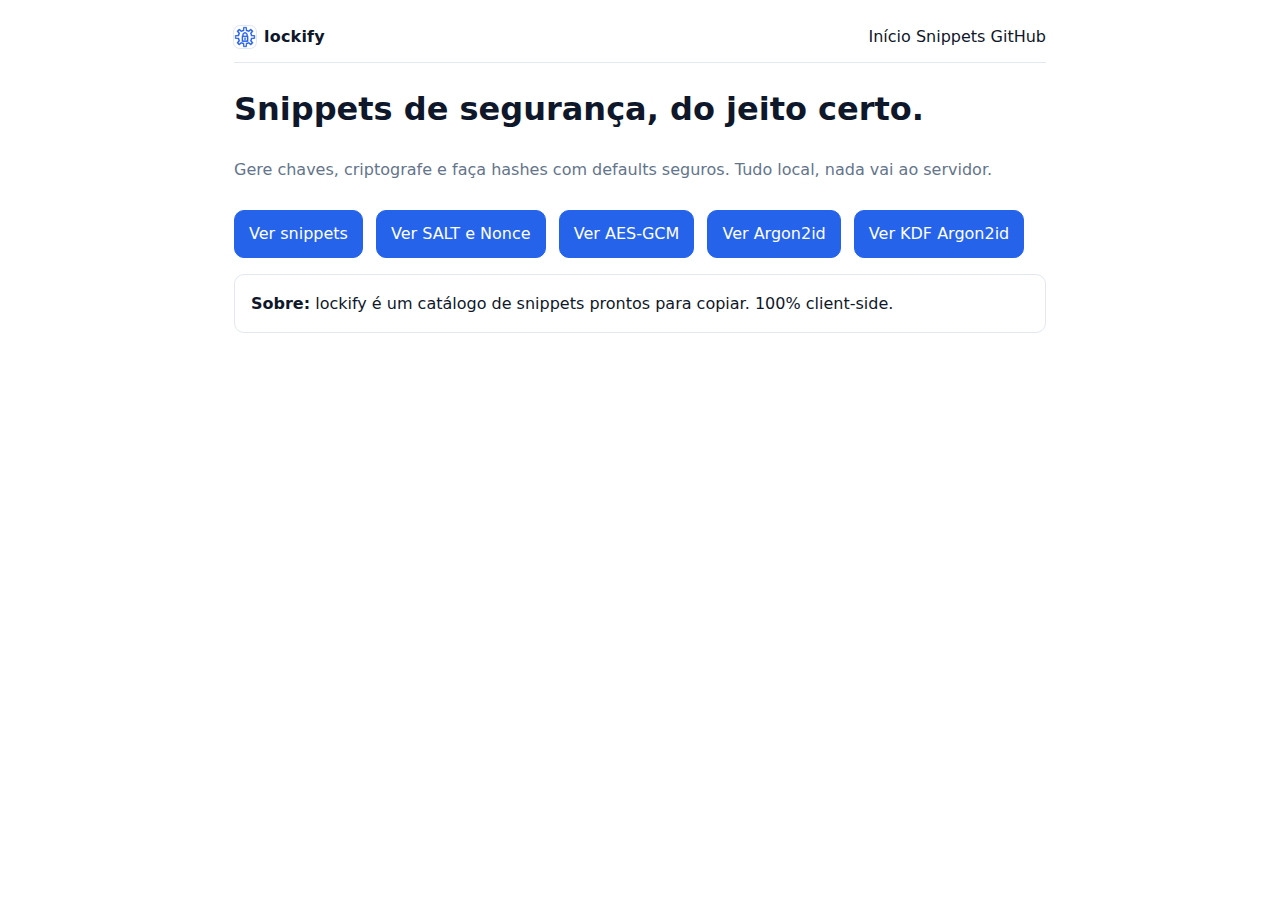
<file: index.html>
<!doctype html>
<html lang="pt-BR">
<head>
  <meta charset="utf-8" />
  <meta name="viewport" content="width=device-width, initial-scale=1" />
  <link rel="icon" href="favicon.png?v=1" type="image/png" />
  <title>lockify — base online</title>
  <meta name="description" content="lockify — snippets de segurança prontos para copiar. Tudo local, nada vai ao servidor." />
  <meta name="color-scheme" content="light dark" />
  <style>
    :root { --fg:#0F172A; --muted:#64748B; --bg:#fff; --brand:#2563EB; --border:#E2E8F0; }
    @media (prefers-color-scheme: dark) { :root { --fg:#E2E8F0; --muted:#94A3B8; --bg:#0B1220; --border:#1F2937; } }
    * { box-sizing: border-box; }
    body { margin: 0 auto; max-width: 860px; padding: 24px; background: var(--bg); color: var(--fg); font: 16px/1.6 system-ui, -apple-system, Segoe UI, Roboto, Arial; }
    header { display:flex; align-items:center; justify-content:space-between; border-bottom:1px solid var(--border); padding-bottom:12px; margin-bottom:16px; }
    .brand { display:inline-flex; align-items:center; gap:8px; font-weight:800; letter-spacing:.2px; }
.brand img { width:22px; height:22px; border-radius:6px; box-shadow:0 0 0 1px var(--border); }
    a { color: var(--fg); text-decoration: none; }
    .btn { display:inline-block; margin-top:12px; padding:10px 14px; border-radius:10px; border:1px solid var(--border); }
    .btn.primary { background: var(--brand); color:#fff; border-color: var(--brand); }
    .btn + .btn { margin-left: 8px; }
    .muted { color: var(--muted); }
    .card { border: 1px solid var(--border); border-radius: 10px; padding: 16px; }
  </style>
</head>
<body>
  <header>
    <div class="brand"><img src="favicon.png" alt="lockify" width="22" height="22" /> <span>lockify</span></div>
   <nav>
  <a href="./" class="current">Início</a>
  <a href="./snippets-index.html">Snippets</a>
  <a href="https://github.com/lockifyoffice/lockify" target="_blank" rel="noopener">GitHub</a>
</nav>
  </header>

  <main>
    <h1>Snippets de segurança, do jeito certo.</h1>
    <p class="muted">Gere chaves, criptografe e faça hashes com defaults seguros. Tudo local, nada vai ao servidor.</p>

   <p>
  <a class="btn primary" href="./snippets.html">Ver snippets</a>
  <a class="btn primary" href="./salt-nonce.html">Ver SALT e Nonce</a>
  <a class="btn primary" href="./aes-gcm.html">Ver AES‑GCM</a>
  <a class="btn primary" href="./argon2id.html">Ver Argon2id</a>
  <a class="btn primary" href="./kdf-argon2id.html">Ver KDF Argon2id</a>
</p>

    <div class="card">
      <strong>Sobre:</strong> lockify é um catálogo de snippets prontos para copiar. 100% client-side.
    </div>
  </main>
</body>
</html>
</file>
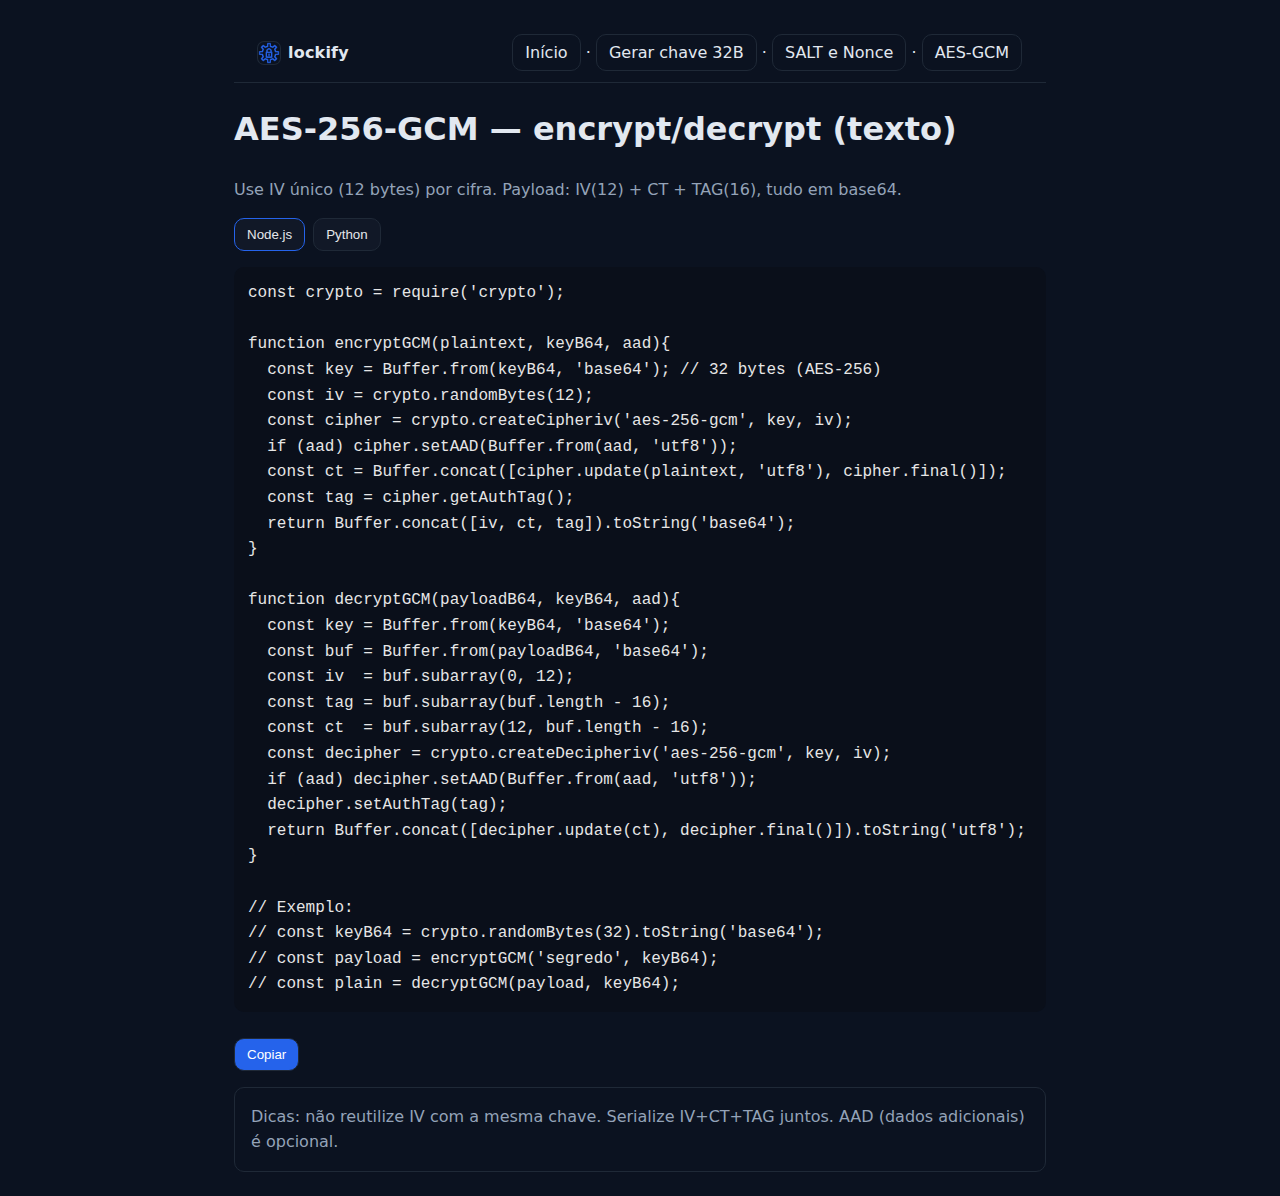
<file: aes-gcm.html>
<!doctype html>
<html lang="pt-BR">
<head>
  <meta charset="utf-8" />
  <meta name="viewport" content="width=device-width, initial-scale=1" />
  <link rel="icon" href="favicon.png?v=3" type="image/png" />
  <title>lockify — AES-256-GCM (encrypt/decrypt)</title>
  <meta name="color-scheme" content="light dark" />
  <style>
    :root { --fg:#E2E8F0; --muted:#94A3B8; --bg:#0B1220; --brand:#2563EB; --border:#1F2937; --code-bg:#0A0F1A; }
    * { box-sizing: border-box; }
    body { margin: 0 auto; max-width: 860px; padding: 24px; background: var(--bg); color: var(--fg); font: 16px/1.6 system-ui, -apple-system, Segoe UI, Roboto, Arial; }

    /* Header (igual às outras páginas) */
    header { display:flex; align-items:center; justify-content:space-between; border-bottom:1px solid var(--border); padding:16px 24px; margin-bottom:16px; }
    .brand { display:inline-flex; align-items:center; gap:8px; font-weight:800; letter-spacing:.2px; }
    .brand img { width:22px; height:22px; border-radius:6px; box-shadow:0 0 0 1px var(--border); }
    header nav a { color: var(--fg); text-decoration: none; border: 1px solid var(--border); padding: 8px 12px; border-radius: 10px; }
    header nav a:hover { border-color: var(--brand); color: var(--brand); background: rgba(37,99,235,.10); }

    /* Conteúdo */
    .muted { color: var(--muted); }
    .tabs { display:flex; gap:8px; margin: 16px 0; }
    .tab { padding: 8px 12px; border:1px solid var(--border); border-radius:10px; background:#111827; color:#E5E7EB; cursor:pointer; }
    .tab.active { border-color: var(--brand); }
    pre { background: var(--code-bg); color:#e6e6e6; padding: 14px; border-radius: 10px; overflow: auto; }
    button.copy { margin-top: 10px; padding: 8px 12px; border-radius:10px; border:1px solid var(--border); background: var(--brand); color:#fff; cursor:pointer; }
    .card { border: 1px solid var(--border); border-radius: 10px; padding: 16px; margin-top: 16px; }
  </style>
</head>
<body>
  <header>
    <div class="brand"><img src="favicon.png" alt="lockify" width="22" height="22" /> <span>lockify</span></div>
   <nav>
  <a href="./">Início</a> ·
  <a href="./snippets.html">Gerar chave 32B</a> ·
  <a href="./salt-nonce.html">SALT e Nonce</a> ·
  <a href="./aes-gcm.html">AES‑GCM</a>
</nav>
  </header>

  <main>
    <h1>AES-256-GCM — encrypt/decrypt (texto)</h1>
    <p class="muted">Use IV único (12 bytes) por cifra. Payload: IV(12) + CT + TAG(16), tudo em base64.</p>

    <div class="tabs">
      <button class="tab active" data-lang="node">Node.js</button>
      <button class="tab" data-lang="python">Python</button>
    </div>

    <pre><code id="code"></code></pre>
    <button class="copy" id="copy">Copiar</button>

    <div class="card muted">
      Dicas: não reutilize IV com a mesma chave. Serialize IV+CT+TAG juntos. AAD (dados adicionais) é opcional.
    </div>
  </main>

  <script>
    const snippets = {
      node:
`const crypto = require('crypto');

function encryptGCM(plaintext, keyB64, aad){
  const key = Buffer.from(keyB64, 'base64'); // 32 bytes (AES-256)
  const iv = crypto.randomBytes(12);
  const cipher = crypto.createCipheriv('aes-256-gcm', key, iv);
  if (aad) cipher.setAAD(Buffer.from(aad, 'utf8'));
  const ct = Buffer.concat([cipher.update(plaintext, 'utf8'), cipher.final()]);
  const tag = cipher.getAuthTag();
  return Buffer.concat([iv, ct, tag]).toString('base64');
}

function decryptGCM(payloadB64, keyB64, aad){
  const key = Buffer.from(keyB64, 'base64');
  const buf = Buffer.from(payloadB64, 'base64');
  const iv  = buf.subarray(0, 12);
  const tag = buf.subarray(buf.length - 16);
  const ct  = buf.subarray(12, buf.length - 16);
  const decipher = crypto.createDecipheriv('aes-256-gcm', key, iv);
  if (aad) decipher.setAAD(Buffer.from(aad, 'utf8'));
  decipher.setAuthTag(tag);
  return Buffer.concat([decipher.update(ct), decipher.final()]).toString('utf8');
}

// Exemplo:
// const keyB64 = crypto.randomBytes(32).toString('base64');
// const payload = encryptGCM('segredo', keyB64);
// const plain = decryptGCM(payload, keyB64);`,
      python:
`# pip install cryptography
import os, base64
from cryptography.hazmat.primitives.ciphers import Cipher, algorithms, modes

def encrypt_gcm(plaintext: str, key_b64: str, aad: str | None = None) -> str:
    key = base64.b64decode(key_b64)  # 32 bytes
    iv = os.urandom(12)
    encryptor = Cipher(algorithms.AES(key), modes.GCM(iv)).encryptor()
    if aad:
        encryptor.authenticate_additional_data(aad.encode())
    ct = encryptor.update(plaintext.encode()) + encryptor.finalize()
    return base64.b64encode(iv + ct + encryptor.tag).decode()

def decrypt_gcm(payload_b64: str, key_b64: str, aad: str | None = None) -> str:
    key = base64.b64decode(key_b64)
    data = base64.b64decode(payload_b64)
    iv, tag, ct = data[:12], data[-16:], data[12:-16]
    decryptor = Cipher(algorithms.AES(key), modes.GCM(iv, tag)).decryptor()
    if aad:
        decryptor.authenticate_additional_data(aad.encode())
    return (decryptor.update(ct) + decryptor.finalize()).decode()

# Exemplo:
# key_b64 = base64.b64encode(os.urandom(32)).decode()
# payload = encrypt_gcm("segredo", key_b64)
# plain = decrypt_gcm(payload, key_b64)`
    };

    let current = 'node';
    const codeEl = document.getElementById('code');
    const render = () => { codeEl.textContent = snippets[current]; };
    render();

    document.querySelectorAll('.tab').forEach(btn => {
      btn.addEventListener('click', () => {
        document.querySelectorAll('.tab').forEach(b => b.classList.remove('active'));
        btn.classList.add('active');
        current = btn.dataset.lang;
        render();
      });
    });

    document.getElementById('copy').addEventListener('click', async () => {
      try {
        await navigator.clipboard.writeText(codeEl.textContent);
        const btn = document.getElementById('copy');
        const prev = btn.textContent; btn.textContent = 'Copiado!';
        setTimeout(() => btn.textContent = prev, 1200);
      } catch {
        alert('Não foi possível copiar. Copie manualmente.');
      }
    });
  </script>
</body>
</html>
</file>
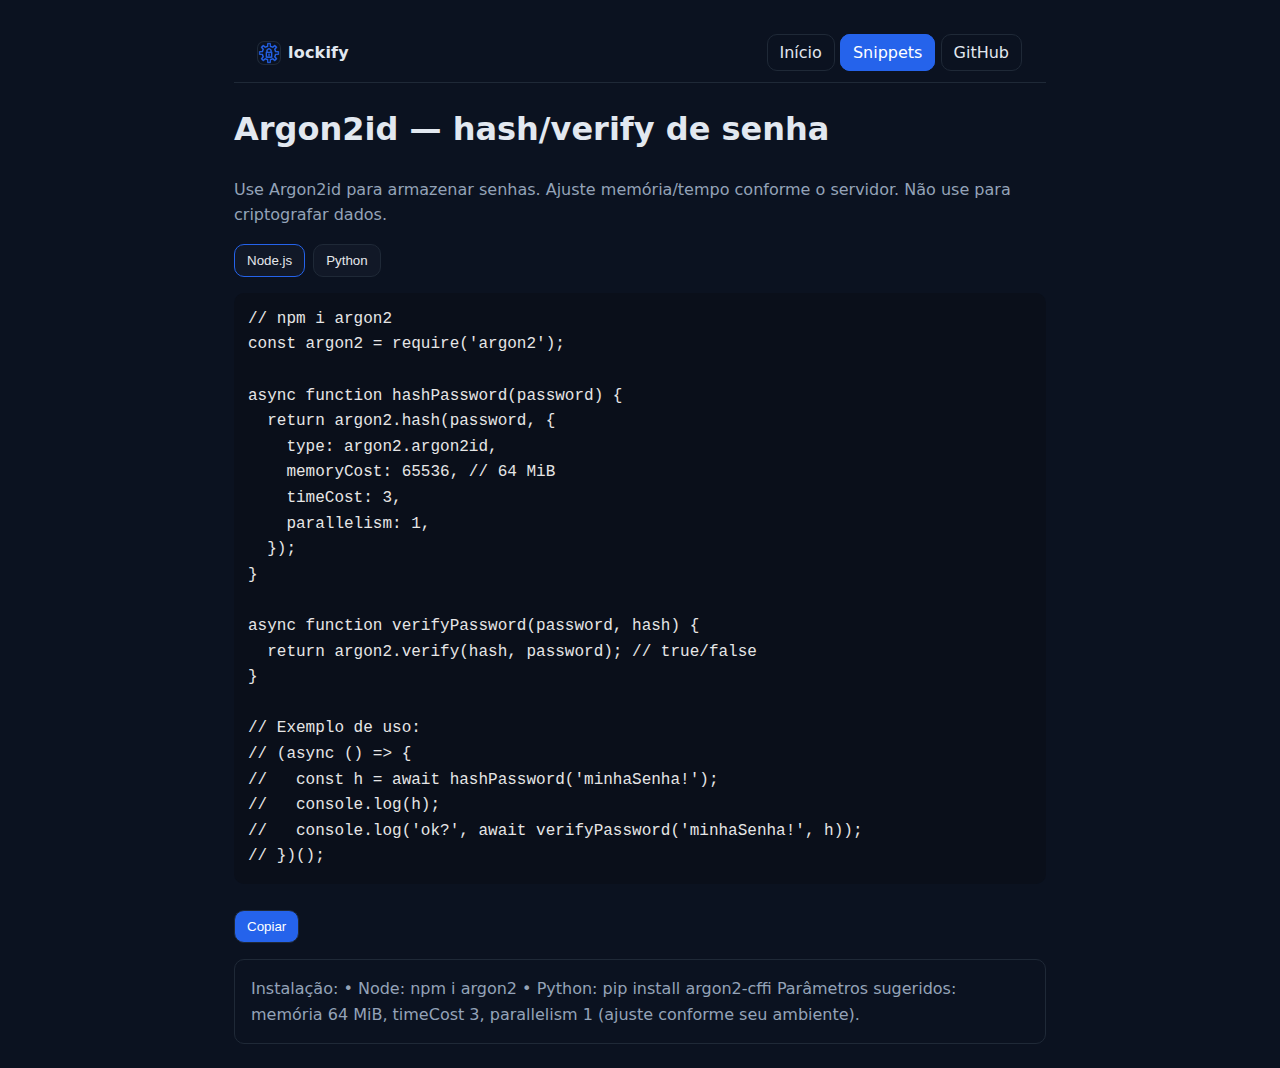
<file: argon2id.html>
<!doctype html>
<html lang="pt-BR">
<head>
  <meta charset="utf-8" />
  <meta name="viewport" content="width=device-width, initial-scale=1" />
  <link rel="icon" href="favicon.png?v=3" type="image/png" />
  <title>lockify — Argon2id (hash/verify)</title>
  <meta name="color-scheme" content="light dark" />
  <style>
    :root { --fg:#E2E8F0; --muted:#94A3B8; --bg:#0B1220; --brand:#2563EB; --border:#1F2937; --code-bg:#0A0F1A; }
    * { box-sizing: border-box; }
    body { margin: 0 auto; max-width: 860px; padding: 24px; background: var(--bg); color: var(--fg); font: 16px/1.6 system-ui, -apple-system, Segoe UI, Roboto, Arial; }

    /* Header igual às outras páginas */
    header { display:flex; align-items:center; justify-content:space-between; border-bottom:1px solid var(--border); padding:16px 24px; margin-bottom:16px; }
    .brand { display:inline-flex; align-items:center; gap:8px; font-weight:800; letter-spacing:.2px; }
    .brand img { width:22px; height:22px; border-radius:6px; box-shadow:0 0 0 1px var(--border); }
    header nav a { color: var(--fg); text-decoration: none; border: 1px solid var(--border); padding: 8px 12px; border-radius: 10px; }
    header nav a:hover { border-color: var(--brand); color: var(--brand); background: rgba(37,99,235,.10); }
    header nav a.current { background: var(--brand); color: #fff; border-color: var(--brand); }

    /* Conteúdo */
    .muted { color: var(--muted); }
    .tabs { display:flex; gap:8px; margin: 16px 0; }
    .tab { padding: 8px 12px; border:1px solid var(--border); border-radius:10px; background:#111827; color:#E5E7EB; cursor:pointer; }
    .tab.active { border-color: var(--brand); }
    pre { background: var(--code-bg); color:#e6e6e6; padding: 14px; border-radius: 10px; overflow: auto; }
    button.copy { margin-top: 10px; padding: 8px 12px; border-radius:10px; border:1px solid var(--border); background: var(--brand); color:#fff; cursor:pointer; }
    .card { border: 1px solid var(--border); border-radius: 10px; padding: 16px; margin-top: 16px; }
  </style>
</head>
<body>
 <header>
  <div class="brand">
    <img src="favicon.png" alt="lockify" width="22" height="22" />
    <span>lockify</span>
  </div>
 <nav>
  <a href="./">Início</a>
  <a href="./snippets-index.html" class="current">Snippets</a>
  <a href="https://github.com/lockifyoffice/lockify" target="_blank" rel="noopener">GitHub</a>
</nav>
</header>

  <main>
    <h1>Argon2id — hash/verify de senha</h1>
    <p class="muted">Use Argon2id para armazenar senhas. Ajuste memória/tempo conforme o servidor. Não use para criptografar dados.</p>

    <div class="tabs">
      <button class="tab active" data-lang="node">Node.js</button>
      <button class="tab" data-lang="python">Python</button>
    </div>

    <pre><code id="code"></code></pre>
    <button class="copy" id="copy">Copiar</button>

    <div class="card muted">
      Instalação:
      • Node: npm i argon2
      • Python: pip install argon2-cffi
      Parâmetros sugeridos: memória 64 MiB, timeCost 3, parallelism 1 (ajuste conforme seu ambiente).
    </div>
  </main>

  <script>
    const snippets = {
      node:
`// npm i argon2
const argon2 = require('argon2');

async function hashPassword(password) {
  return argon2.hash(password, {
    type: argon2.argon2id,
    memoryCost: 65536, // 64 MiB
    timeCost: 3,
    parallelism: 1,
  });
}

async function verifyPassword(password, hash) {
  return argon2.verify(hash, password); // true/false
}

// Exemplo de uso:
// (async () => {
//   const h = await hashPassword('minhaSenha!');
//   console.log(h);
//   console.log('ok?', await verifyPassword('minhaSenha!', h));
// })();`,
      python:
`# pip install argon2-cffi
from argon2 import PasswordHasher

ph = PasswordHasher(memory_cost=65536, time_cost=3, parallelism=1)

# Gerar hash
h = ph.hash("minhaSenha!")

# Verificar (lança exceção se falhar)
ph.verify(h, "minhaSenha!")

print(h)`
    };

    let current = 'node';
    const codeEl = document.getElementById('code');
    const render = () => { codeEl.textContent = snippets[current]; };
    render();

    document.querySelectorAll('.tab').forEach(btn => {
      btn.addEventListener('click', () => {
        document.querySelectorAll('.tab').forEach(b => b.classList.remove('active'));
        btn.classList.add('active');
        current = btn.dataset.lang;
        render();
      });
    });

    document.getElementById('copy').addEventListener('click', async () => {
      try {
        await navigator.clipboard.writeText(codeEl.textContent);
        const btn = document.getElementById('copy');
        const prev = btn.textContent; btn.textContent = 'Copiado!';
        setTimeout(() => btn.textContent = prev, 1200);
      } catch {
        alert('Não foi possível copiar. Copie manualmente.');
      }
    });
  </script>
</body>
</html>
</file>
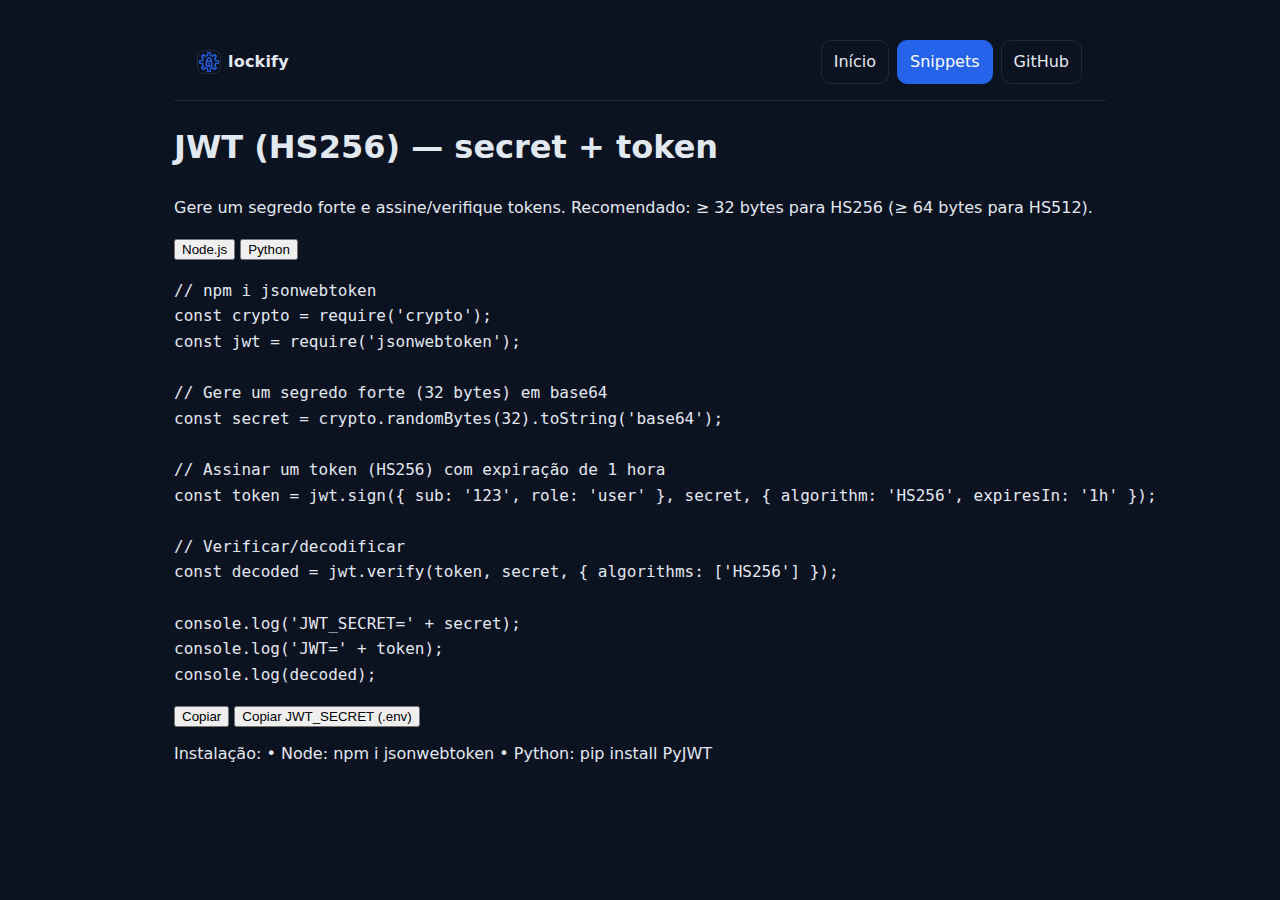
<file: jwt.html>
<!doctype html>
<html lang="pt-BR">
<head>
  <meta charset="utf-8" />
  <meta name="viewport" content="width=device-width, initial-scale=1" />
  <link rel="icon" href="favicon.png?v=1" type="image/png" />
  <link rel="stylesheet" href="css/site.css?v=8" />
  <title>lockify — JWT (HS256) — secret + token</title>
  <meta name="color-scheme" content="light dark" />
</head>
<body>
  <header>
    <div class="brand">
      <img src="favicon.png" alt="lockify" width="22" height="22" />
      <span>lockify</span>
    </div>
    <nav>
      <a href="./">Início</a>
      <a href="./snippets-index.html" class="current">Snippets</a>
      <a href="https://github.com/lockifyoffice/lockify" target="_blank" rel="noopener">GitHub</a>
    </nav>
  </header>

  <main>
    <h1>JWT (HS256) — secret + token</h1>
    <p class="muted">Gere um segredo forte e assine/verifique tokens. Recomendado: ≥ 32 bytes para HS256 (≥ 64 bytes para HS512).</p>

    <div class="tabs">
      <button class="tab active" data-lang="node">Node.js</button>
      <button class="tab" data-lang="python">Python</button>
    </div>

    <pre><code id="code"></code></pre>

    <button class="copy" id="copy">Copiar</button>
    <button class="copy" id="copy-env">Copiar JWT_SECRET (.env)</button>

    <div class="card muted" style="margin-top:12px">
      Instalação:
      • Node: npm i jsonwebtoken
      • Python: pip install PyJWT
    </div>
  </main>

  <script>
    const snippets = {
      node:
`// npm i jsonwebtoken
const crypto = require('crypto');
const jwt = require('jsonwebtoken');

// Gere um segredo forte (32 bytes) em base64
const secret = crypto.randomBytes(32).toString('base64');

// Assinar um token (HS256) com expiração de 1 hora
const token = jwt.sign({ sub: '123', role: 'user' }, secret, { algorithm: 'HS256', expiresIn: '1h' });

// Verificar/decodificar
const decoded = jwt.verify(token, secret, { algorithms: ['HS256'] });

console.log('JWT_SECRET=' + secret);
console.log('JWT=' + token);
console.log(decoded);`,
      python:
`# pip install PyJWT
import secrets, base64, jwt, datetime

# Gere um segredo forte (32 bytes) — base64
secret = base64.b64encode(secrets.token_bytes(32)).decode()

# Assinar um token (HS256) com expiração de 1 hora
token = jwt.encode(
    {"sub": "123", "role": "user", "exp": datetime.datetime.now(datetime.timezone.utc) + datetime.timedelta(hours=1)},
    secret,
    algorithm="HS256"
)

# Verificar/decodificar
decoded = jwt.decode(token, secret, algorithms=["HS256"])

print("JWT_SECRET=" + secret)
print("JWT=" + token)
print(decoded)`
    };

    // Render inicial
    let current = 'node';
    const codeEl = document.getElementById('code');
    const render = () => { codeEl.textContent = snippets[current]; };
    render();

    // Troca de abas
    document.querySelectorAll('.tab').forEach(btn => {
      btn.addEventListener('click', () => {
        document.querySelectorAll('.tab').forEach(b => b.classList.remove('active'));
        btn.classList.add('active');
        current = btn.dataset.lang;
        render();
      });
    });

    // Copiar snippet mostrado
    document.getElementById('copy').addEventListener('click', async () => {
      try {
        await navigator.clipboard.writeText(codeEl.textContent);
        const btn = document.getElementById('copy');
        const prev = btn.textContent; btn.textContent = 'Copiado!';
        setTimeout(() => btn.textContent = prev, 1200);
      } catch {
        alert('Não foi possível copiar. Copie manualmente.');
      }
    });

    // Gera base64 seguro (32 bytes) no navegador e copia como linha .env
    function randomB64(bytes = 32) {
      const buf = new Uint8Array(bytes);
      crypto.getRandomValues(buf);
      let s = '';
      for (const b of buf) s += String.fromCharCode(b);
      return btoa(s); // base64 padrão
    }

    document.getElementById('copy-env').addEventListener('click', async () => {
      const secretB64 = randomB64(32);
      const line = 'JWT_SECRET=' + secretB64;
      try {
        await navigator.clipboard.writeText(line);
        const btn = document.getElementById('copy-env');
        const prev = btn.textContent; btn.textContent = 'Copiado!';
        setTimeout(() => btn.textContent = prev, 1200);
      } catch {
        alert('Não foi possível copiar. Copie manualmente:\n' + line);
      }
    });
  </script>
</body>
</html>
</file>
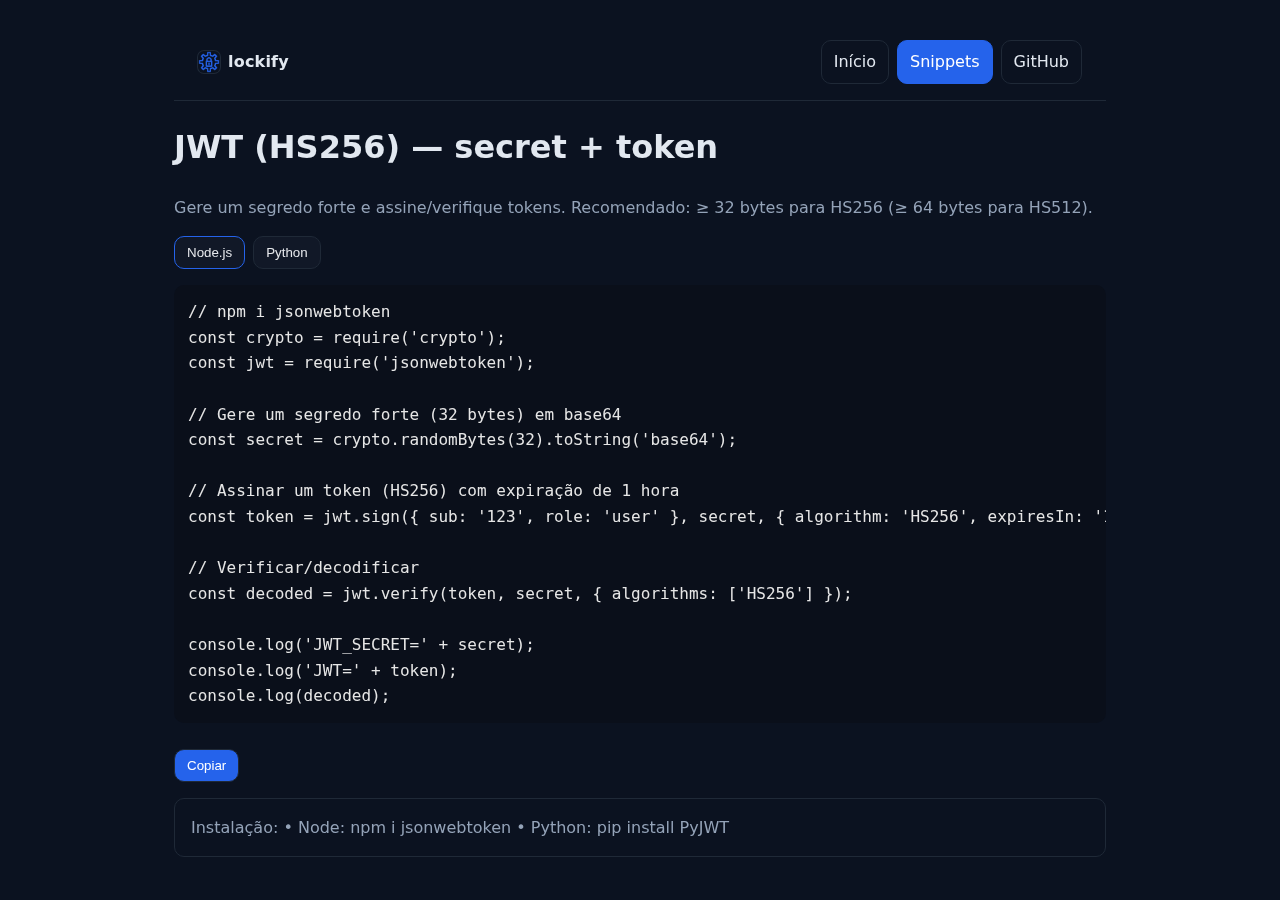
<file: Jwt.html>
<!doctype html>
<html lang="pt-BR">
<head>
  <meta charset="utf-8" />
  <meta name="viewport" content="width=device-width, initial-scale=1" />
  <link rel="icon" href="favicon.png?v=3" type="image/png" />
  <title>lockify — JWT (HS256) — secret + token</title>
  <meta name="color-scheme" content="light dark" />
  <style>
    :root { --fg:#E2E8F0; --muted:#94A3B8; --bg:#0B1220; --brand:#2563EB; --border:#1F2937; --code-bg:#0A0F1A; }
    * { box-sizing: border-box; }
    body { margin: 0 auto; max-width: 980px; padding: 24px; background: var(--bg); color: var(--fg); font: 16px/1.6 system-ui, -apple-system, Segoe UI, Roboto, Arial; }

    /* Header minimalista */
    header { display:flex; align-items:center; justify-content:space-between; border-bottom:1px solid var(--border); padding:16px 24px; margin-bottom:16px; }
    .brand { display:inline-flex; align-items:center; gap:8px; font-weight:800; letter-spacing:.2px; }
    .brand img { width:22px; height:22px; border-radius:6px; box-shadow:0 0 0 1px var(--border); }
    header nav { display:flex; gap:8px; align-items:center; }
    header nav a { display:inline-block; border:1px solid var(--border); padding:8px 12px; border-radius:10px; color:var(--fg); text-decoration:none; }
    header nav a:hover { border-color:var(--brand); color:var(--brand); background:rgba(37,99,235,.10); }
    header nav a.current { background:var(--brand); color:#fff; border-color:var(--brand); }

    /* Conteúdo */
    .muted { color: var(--muted); }
    .tabs { display:flex; gap:8px; margin:16px 0; }
    .tab { padding:8px 12px; border:1px solid var(--border); border-radius:10px; background:#111827; color:#E5E7EB; cursor:pointer; }
    .tab.active { border-color: var(--brand); }
    pre { background: var(--code-bg); color:#e6e6e6; padding:14px; border-radius:10px; overflow:auto; }
    button.copy { margin-top:10px; padding:8px 12px; border-radius:10px; border:1px solid var(--border); background: var(--brand); color:#fff; cursor:pointer; }
    .card { border:1px solid var(--border); border-radius:10px; padding:16px; margin-top:16px; }
  </style>
</head>
<body>
  <header>
    <div class="brand"><img src="favicon.png" alt="lockify" width="22" height="22" /> <span>lockify</span></div>
    <nav>
      <a href="./">Início</a>
      <a href="./snippets-index.html" class="current">Snippets</a>
      <a href="https://github.com/lockifyoffice/lockify" target="_blank" rel="noopener">GitHub</a>
    </nav>
  </header>

  <main>
    <h1>JWT (HS256) — secret + token</h1>
    <p class="muted">Gere um segredo forte e assine/verifique tokens. Recomendado: ≥ 32 bytes para HS256 (≥ 64 bytes para HS512).</p>

    <div class="tabs">
      <button class="tab active" data-lang="node">Node.js</button>
      <button class="tab" data-lang="python">Python</button>
    </div>

    <pre><code id="code"></code></pre>
    <button class="copy" id="copy">Copiar</button>

    <div class="card muted">
      Instalação:
      • Node: npm i jsonwebtoken
      • Python: pip install PyJWT
    </div>
  </main>

  <script>
    const snippets = {
      node:
`// npm i jsonwebtoken
const crypto = require('crypto');
const jwt = require('jsonwebtoken');

// Gere um segredo forte (32 bytes) em base64
const secret = crypto.randomBytes(32).toString('base64');

// Assinar um token (HS256) com expiração de 1 hora
const token = jwt.sign({ sub: '123', role: 'user' }, secret, { algorithm: 'HS256', expiresIn: '1h' });

// Verificar/decodificar
const decoded = jwt.verify(token, secret, { algorithms: ['HS256'] });

console.log('JWT_SECRET=' + secret);
console.log('JWT=' + token);
console.log(decoded);`,
      python:
`# pip install PyJWT
import secrets, base64, jwt, datetime

# Gere um segredo forte (32 bytes) — base64
secret = base64.b64encode(secrets.token_bytes(32)).decode()

# Assinar um token (HS256) com expiração de 1 hora
token = jwt.encode(
    {"sub": "123", "role": "user", "exp": datetime.datetime.now(datetime.timezone.utc) + datetime.timedelta(hours=1)},
    secret,
    algorithm="HS256"
)

# Verificar/decodificar
decoded = jwt.decode(token, secret, algorithms=["HS256"])

print("JWT_SECRET=" + secret)
print("JWT=" + token)
print(decoded)`
    };

    let current = 'node';
    const codeEl = document.getElementById('code');
    const render = () => { codeEl.textContent = snippets[current]; };
    render();

    document.querySelectorAll('.tab').forEach(btn => {
      btn.addEventListener('click', () => {
        document.querySelectorAll('.tab').forEach(b => b.classList.remove('active'));
        btn.classList.add('active');
        current = btn.dataset.lang;
        render();
      });
    });

    document.getElementById('copy').addEventListener('click', async () => {
      try {
        await navigator.clipboard.writeText(codeEl.textContent);
        const btn = document.getElementById('copy');
        const prev = btn.textContent; btn.textContent = 'Copiado!';
        setTimeout(() => btn.textContent = prev, 1200);
      } catch {
        alert('Não foi possível copiar. Copie manualmente.');
      }
    });
  </script>
</body>
</html>
</file>
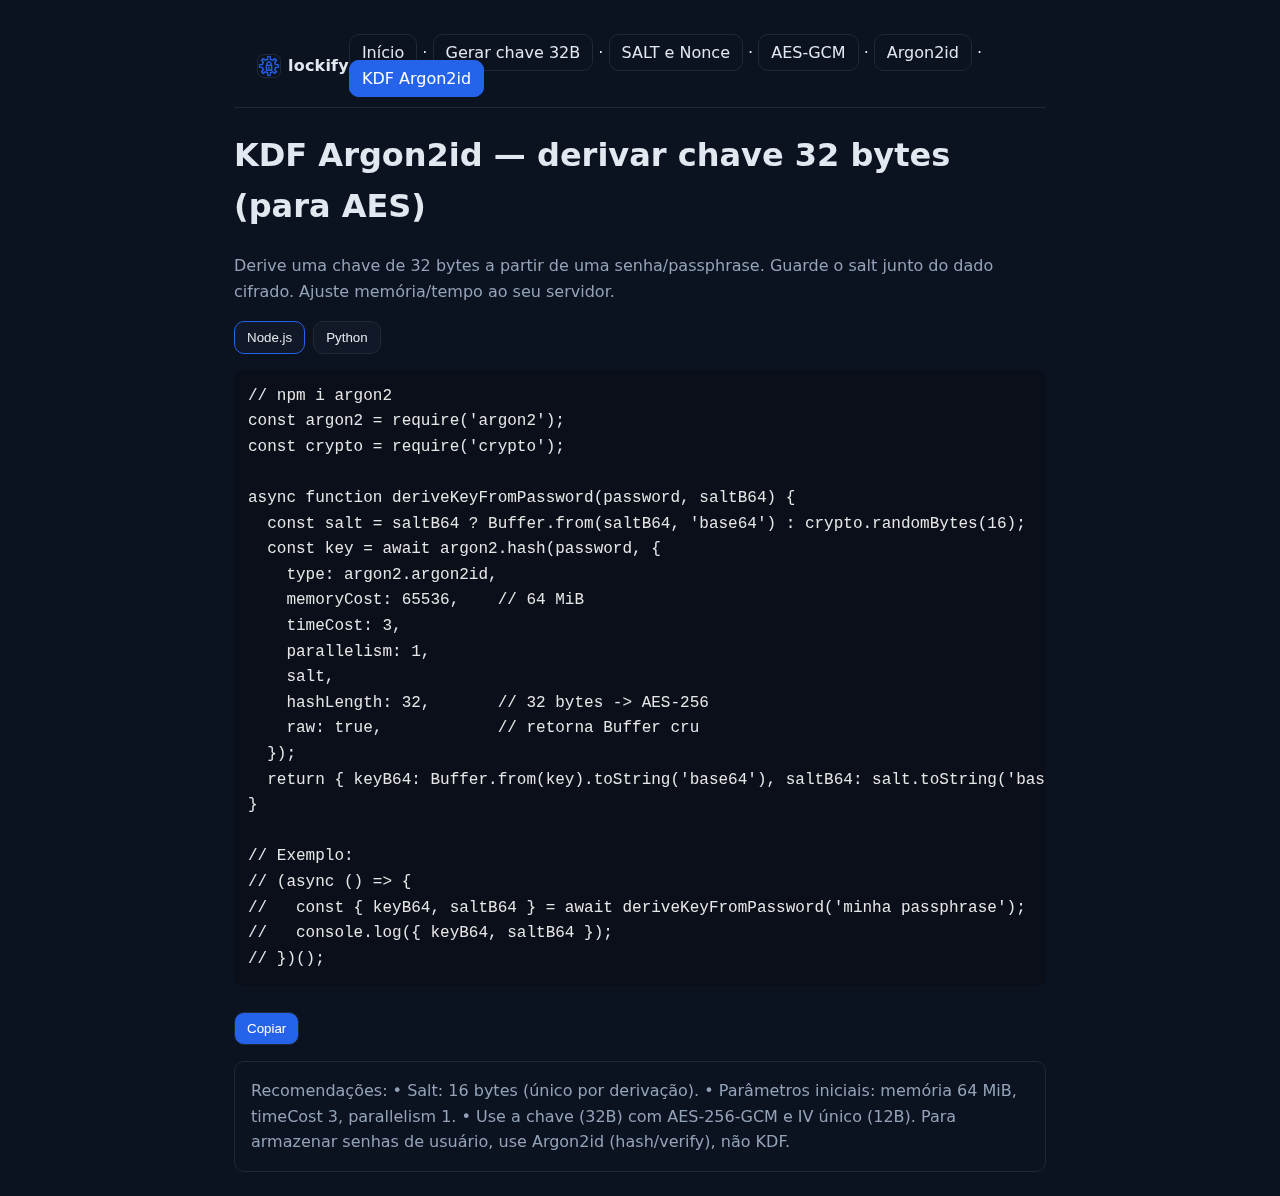
<file: kdf-argon2id.html>
<!doctype html>
<html lang="pt-BR">
<head>
  <meta charset="utf-8" />
  <meta name="viewport" content="width=device-width, initial-scale=1" />
  <link rel="icon" href="favicon.png?v=3" type="image/png" />
  <title>lockify — KDF Argon2id (derivar chave 32B)</title>
  <meta name="color-scheme" content="light dark" />
  <style>
    :root { --fg:#E2E8F0; --muted:#94A3B8; --bg:#0B1220; --brand:#2563EB; --border:#1F2937; --code-bg:#0A0F1A; }
    * { box-sizing: border-box; }
    body { margin: 0 auto; max-width: 860px; padding: 24px; background: var(--bg); color: var(--fg); font: 16px/1.6 system-ui, -apple-system, Segoe UI, Roboto, Arial; }

    /* Header (igual às outras páginas) */
    header { display:flex; align-items:center; justify-content:space-between; border-bottom:1px solid var(--border); padding:16px 24px; margin-bottom:16px; }
    .brand { display:inline-flex; align-items:center; gap:8px; font-weight:800; letter-spacing:.2px; }
    .brand img { width:22px; height:22px; border-radius:6px; box-shadow:0 0 0 1px var(--border); }
    header nav a { color: var(--fg); text-decoration: none; border: 1px solid var(--border); padding: 8px 12px; border-radius: 10px; }
    header nav a:hover { border-color: var(--brand); color: var(--brand); background: rgba(37,99,235,.10); }
    header nav a.current { background: var(--brand); color:#fff; border-color: var(--brand); }

    /* Conteúdo */
    .muted { color: var(--muted); }
    .tabs { display:flex; gap:8px; margin: 16px 0; }
    .tab { padding: 8px 12px; border:1px solid var(--border); border-radius:10px; background:#111827; color:#E5E7EB; cursor:pointer; }
    .tab.active { border-color: var(--brand); }
    pre { background: var(--code-bg); color:#e6e6e6; padding: 14px; border-radius: 10px; overflow: auto; }
    button.copy { margin-top: 10px; padding: 8px 12px; border-radius:10px; border:1px solid var(--border); background: var(--brand); color:#fff; cursor:pointer; }
    .card { border: 1px solid var(--border); border-radius: 10px; padding: 16px; margin-top: 16px; }
  </style>
</head>
<body>
  <header>
    <div class="brand"><img src="favicon.png" alt="lockify" width="22" height="22" /> <span>lockify</span></div>
    <nav>
  <a href="./">Início</a> ·
  <a href="./snippets.html">Gerar chave 32B</a> ·
  <a href="./salt-nonce.html">SALT e Nonce</a> ·
  <a href="./aes-gcm.html">AES‑GCM</a> ·
  <a href="./argon2id.html">Argon2id</a> ·
  <a href="./kdf-argon2id.html" class="current">KDF Argon2id</a>
</nav>
  </header>

  <main>
    <h1>KDF Argon2id — derivar chave 32 bytes (para AES)</h1>
    <p class="muted">Derive uma chave de 32 bytes a partir de uma senha/passphrase. Guarde o salt junto do dado cifrado. Ajuste memória/tempo ao seu servidor.</p>

    <div class="tabs">
      <button class="tab active" data-lang="node">Node.js</button>
      <button class="tab" data-lang="python">Python</button>
    </div>

    <pre><code id="code"></code></pre>
    <button class="copy" id="copy">Copiar</button>

    <div class="card muted">
      Recomendações:
      • Salt: 16 bytes (único por derivação). • Parâmetros iniciais: memória 64 MiB, timeCost 3, parallelism 1.
      • Use a chave (32B) com AES‑256‑GCM e IV único (12B). Para armazenar senhas de usuário, use Argon2id (hash/verify), não KDF.
    </div>
  </main>

  <script>
    const snippets = {
      node:
`// npm i argon2
const argon2 = require('argon2');
const crypto = require('crypto');

async function deriveKeyFromPassword(password, saltB64) {
  const salt = saltB64 ? Buffer.from(saltB64, 'base64') : crypto.randomBytes(16);
  const key = await argon2.hash(password, {
    type: argon2.argon2id,
    memoryCost: 65536,    // 64 MiB
    timeCost: 3,
    parallelism: 1,
    salt,
    hashLength: 32,       // 32 bytes -> AES-256
    raw: true,            // retorna Buffer cru
  });
  return { keyB64: Buffer.from(key).toString('base64'), saltB64: salt.toString('base64') };
}

// Exemplo:
// (async () => {
//   const { keyB64, saltB64 } = await deriveKeyFromPassword('minha passphrase');
//   console.log({ keyB64, saltB64 });
// })();`,
      python:
`# pip install argon2-cffi
import os, base64
from argon2.low_level import hash_secret_raw, Type

def derive_key_from_password(password: str, salt_b64: str | None = None):
    salt = base64.b64decode(salt_b64) if salt_b64 else os.urandom(16)
    key = hash_secret_raw(
        password.encode(),
        salt,
        time_cost=3,
        memory_cost=65536,  # 64 MiB
        parallelism=1,
        hash_len=32,        # 32 bytes -> AES-256
        type=Type.ID
    )
    return base64.b64encode(key).decode(), base64.b64encode(salt).decode()

# Exemplo:
# key_b64, salt_b64 = derive_key_from_password("minha passphrase")
# print(key_b64, salt_b64)`
    };

    let current = 'node';
    const codeEl = document.getElementById('code');
    const render = () => { codeEl.textContent = snippets[current]; };
    render();

    document.querySelectorAll('.tab').forEach(btn => {
      btn.addEventListener('click', () => {
        document.querySelectorAll('.tab').forEach(b => b.classList.remove('active'));
        btn.classList.add('active');
        current = btn.dataset.lang;
        render();
      });
    });

    document.getElementById('copy').addEventListener('click', async () => {
      try {
        await navigator.clipboard.writeText(codeEl.textContent);
        const btn = document.getElementById('copy');
        const prev = btn.textContent; btn.textContent = 'Copiado!';
        setTimeout(() => btn.textContent = prev, 1200);
      } catch {
        alert('Não foi possível copiar. Copie manualmente.');
      }
    });
  </script>
</body>
</html>
</file>
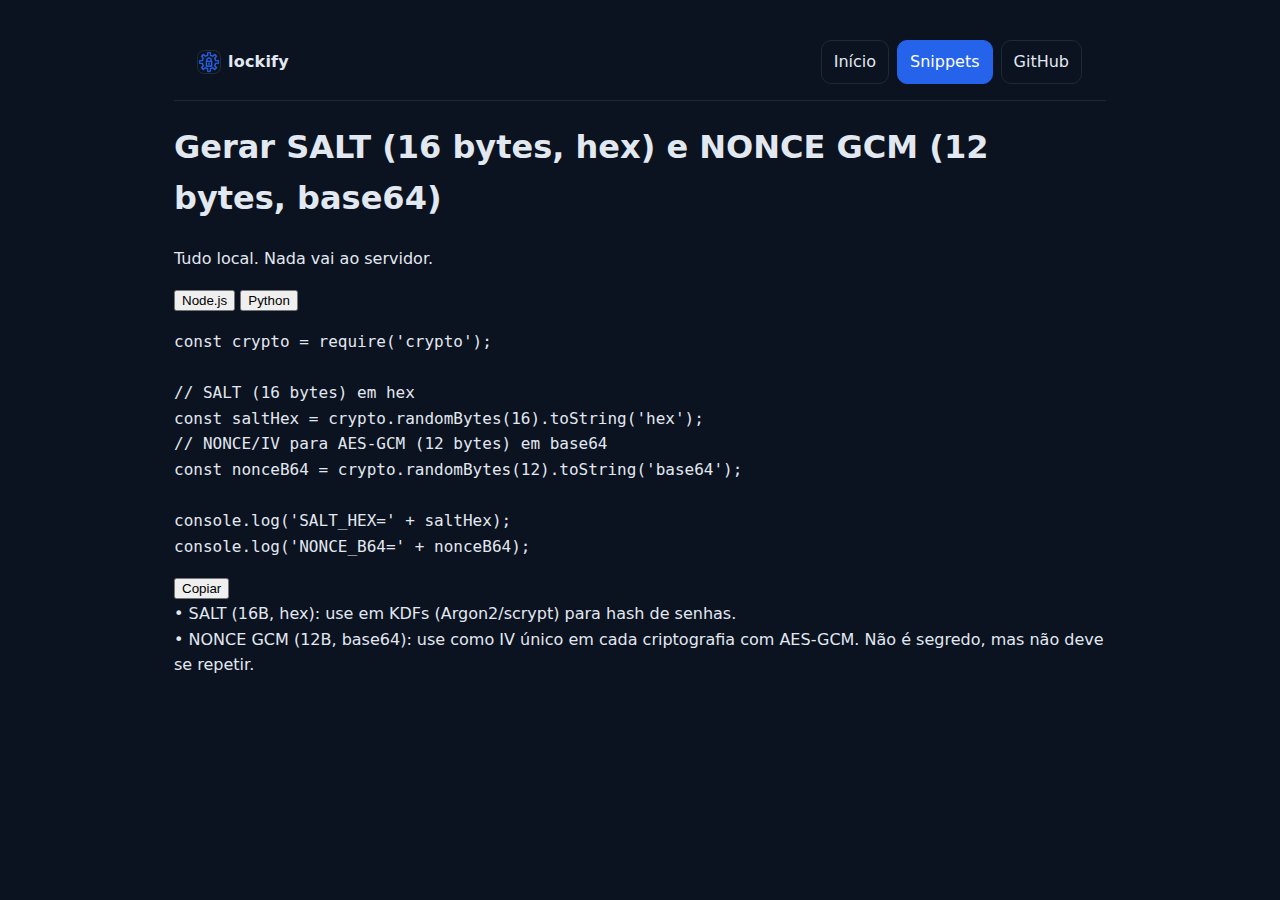
<file: salt-nonce.html>
<!doctype html>
<html lang="pt-BR">
<head>
  <meta charset="utf-8" />
  <meta name="viewport" content="width=device-width, initial-scale=1" />
  <link rel="icon" href="favicon.png?v=3" type="image/png" />
  <link rel="stylesheet" href="css/site.css?v=1" />
  <title>lockify — SALT (16B) e NONCE GCM (12B)</title>
  <meta name="color-scheme" content="light dark" />
  
</head>
<body>
 <header>
  <div class="brand">
    <img src="favicon.png" alt="lockify" width="22" height="22" />
    <span>lockify</span>
  </div>
  <nav> 
    <a href="./">Início</a> 
    <a href="./snippets-index.html" class="current">Snippets</a> 
    <a href="https://github.com/lockifyoffice/lockify" target="_blank" rel="noopener">GitHub</a> 
  </nav>
</header>

  <main>
    <h1>Gerar SALT (16 bytes, hex) e NONCE GCM (12 bytes, base64)</h1>
    <p class="muted">Tudo local. Nada vai ao servidor.</p>

    <div class="tabs">
      <button class="tab active" data-lang="node">Node.js</button>
      <button class="tab" data-lang="python">Python</button>
    </div>

    <pre><code id="code"></code></pre>
    <button class="copy" id="copy">Copiar</button>

    <div class="card muted">
      • SALT (16B, hex): use em KDFs (Argon2/scrypt) para hash de senhas.<br/>
      • NONCE GCM (12B, base64): use como IV único em cada criptografia com AES-GCM. Não é segredo, mas não deve se repetir.
    </div>
  </main>

  <script>
    const snippets = {
      node:
`const crypto = require('crypto');

// SALT (16 bytes) em hex
const saltHex = crypto.randomBytes(16).toString('hex');
// NONCE/IV para AES-GCM (12 bytes) em base64
const nonceB64 = crypto.randomBytes(12).toString('base64');

console.log('SALT_HEX=' + saltHex);
console.log('NONCE_B64=' + nonceB64);`,
      python:
`import secrets, base64

# SALT (16 bytes) em hex
salt_hex = secrets.token_hex(16)
# NONCE/IV para AES-GCM (12 bytes) em base64
nonce_b64 = base64.b64encode(secrets.token_bytes(12)).decode()

print('SALT_HEX=' + salt_hex)
print('NONCE_B64=' + nonce_b64)`
    };

    let current = 'node';
    const codeEl = document.getElementById('code');
    const render = () => { codeEl.textContent = snippets[current]; };
    render();

    document.querySelectorAll('.tab').forEach(btn => {
      btn.addEventListener('click', () => {
        document.querySelectorAll('.tab').forEach(b => b.classList.remove('active'));
        btn.classList.add('active');
        current = btn.dataset.lang;
        render();
      });
    });

    document.getElementById('copy').addEventListener('click', async () => {
      try {
        await navigator.clipboard.writeText(codeEl.textContent);
        const btn = document.getElementById('copy');
        const prev = btn.textContent; btn.textContent = 'Copiado!';
        setTimeout(() => btn.textContent = prev, 1200);
      } catch {
        alert('Não foi possível copiar. Copie manualmente.');
      }
    });
  </script>
</body>
</html>
</file>
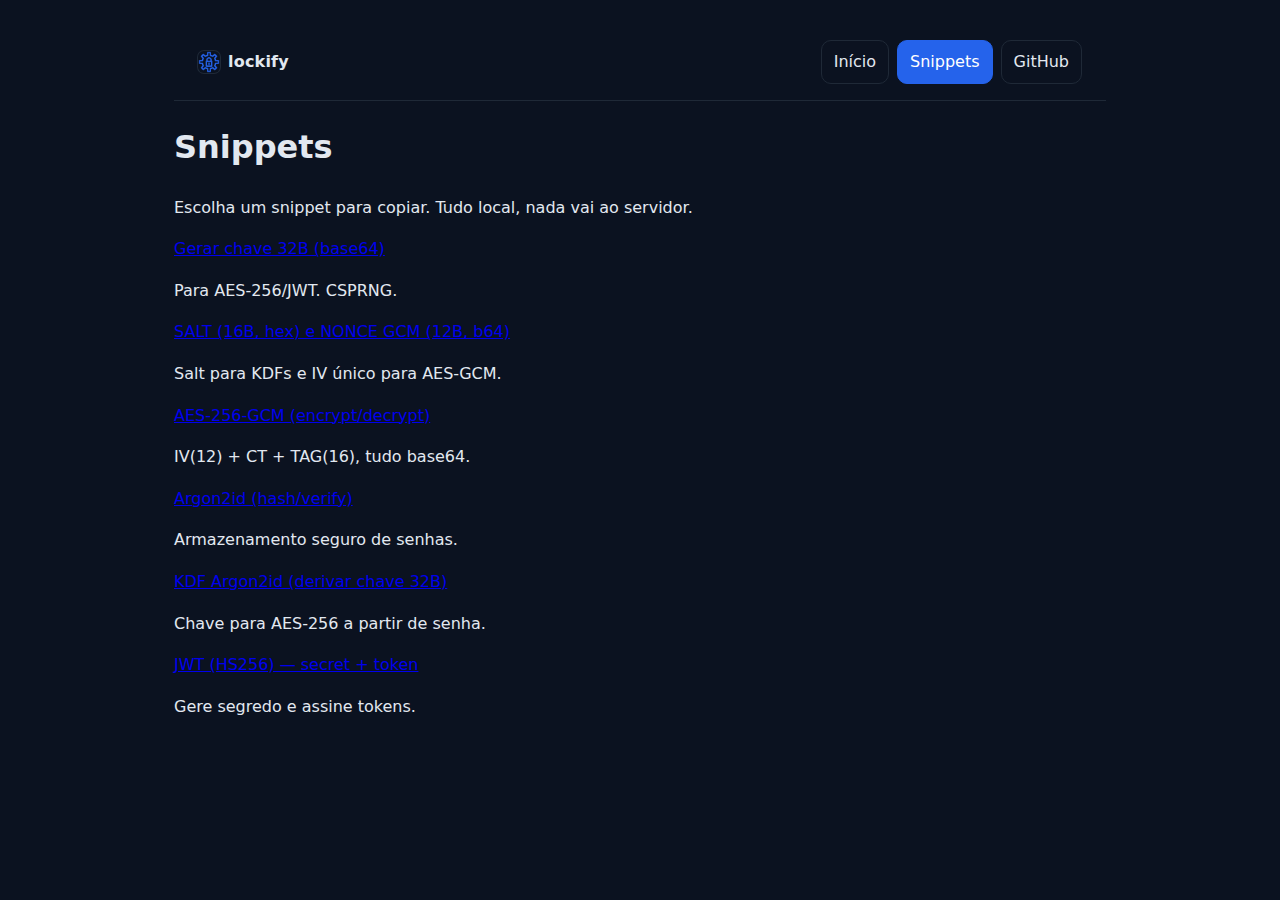
<file: snippets-index.html>
<!doctype html>
<html lang="pt-BR">
<head>
  <meta charset="utf-8" />
  <meta name="viewport" content="width=device-width, initial-scale=1" />
  <link rel="icon" href="favicon.png?v=1" type="image/png" />
 <link rel="stylesheet" href="css/site.css?v=6" />
  <title>lockify — Snippets</title>
  <meta name="color-scheme" content="light dark" />
</head>
<body>
  <header>
    <div class="brand">
      <img src="favicon.png" alt="lockify" width="22" height="22" />
      <span>lockify</span>
    </div>
    <nav>
      <a href="./">Início</a>
      <a href="./snippets-index.html" class="current">Snippets</a>
      <a href="https://github.com/lockifyoffice/lockify" target="_blank" rel="noopener">GitHub</a>
    </nav>
  </header>

 <main> 
   <h1>Snippets</h1> 
   <p class="muted">Escolha um snippet para copiar. Tudo local, nada vai ao servidor.</p> 
   
   <div class="grid"> 
     <div class="card"> 
       <a href="./snippets.html">Gerar chave 32B (base64)</a> 
       <p>Para AES‑256/JWT. CSPRNG.</p> 
     </div>


<div class="card">
  <a href="./salt-nonce.html">SALT (16B, hex) e NONCE GCM (12B, b64)</a>
  <p>Salt para KDFs e IV único para AES‑GCM.</p>
</div>

<div class="card">
  <a href="./aes-gcm.html">AES‑256‑GCM (encrypt/decrypt)</a>
  <p>IV(12) + CT + TAG(16), tudo base64.</p>
</div>

<div class="card">
  <a href="./argon2id.html">Argon2id (hash/verify)</a>
  <p>Armazenamento seguro de senhas.</p>
</div>

<div class="card">
  <a href="./kdf-argon2id.html">KDF Argon2id (derivar chave 32B)</a>
  <p>Chave para AES‑256 a partir de senha.</p>
</div>

<div class="card">
  <a href="./jwt.html">JWT (HS256) — secret + token</a>
  <p>Gere segredo e assine tokens.</p>
</div>
</div> 
 </main>
</body>
</html>
</file>
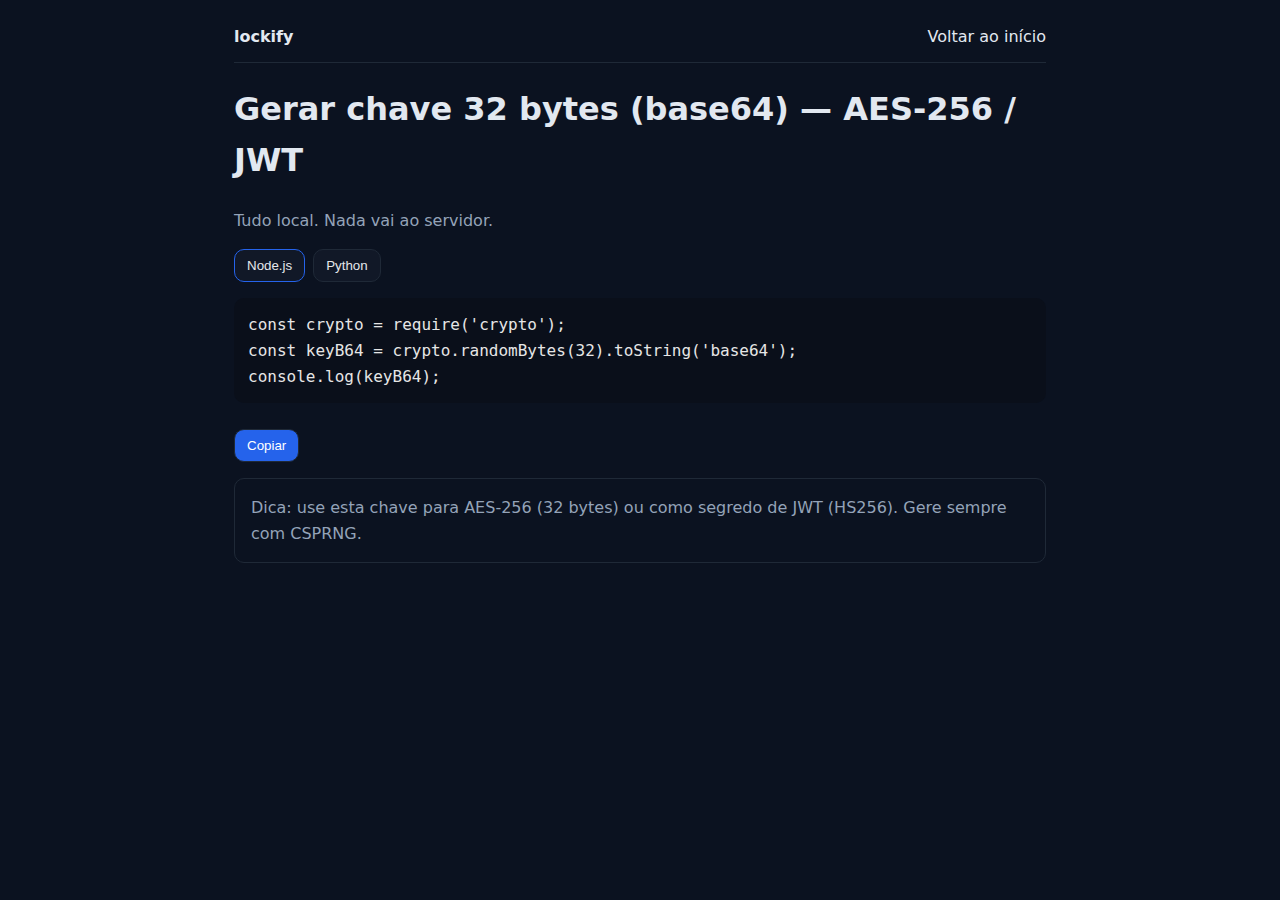
<file: snippets.html>
<!doctype html>
<html lang="pt-BR">
<head>
  <meta charset="utf-8" />
  <meta name="viewport" content="width=device-width, initial-scale=1" />
  <link rel="icon" href="favicon.png?v=1" type="image/png" />
  <title>lockify — snippets</title>
  <meta name="color-scheme" content="light dark" />
  <style>
    :root { --fg:#E2E8F0; --muted:#94A3B8; --bg:#0B1220; --brand:#2563EB; --border:#1F2937; --code-bg:#0A0F1A; }
    * { box-sizing: border-box; }
    body { margin: 0 auto; max-width: 860px; padding: 24px; background: var(--bg); color: var(--fg); font: 16px/1.6 system-ui, -apple-system, Segoe UI, Roboto, Arial; }
    header { display:flex; align-items:center; justify-content:space-between; border-bottom:1px solid var(--border); padding-bottom:12px; margin-bottom:16px; }
    .brand { font-weight: 800; }
    a { color: var(--fg); text-decoration: none; }
    .muted { color: var(--muted); }
    .tabs { display:flex; gap:8px; margin: 16px 0; }
    .tab { padding: 8px 12px; border:1px solid var(--border); border-radius:10px; background:#111827; color:#E5E7EB; cursor:pointer; }
    .tab.active { border-color: var(--brand); }
    pre { background: var(--code-bg); color:#e6e6e6; padding: 14px; border-radius: 10px; overflow: auto; }
    button.copy { margin-top: 10px; padding: 8px 12px; border-radius:10px; border:1px solid var(--border); background: var(--brand); color:#fff; cursor:pointer; }
    .card { border: 1px solid var(--border); border-radius: 10px; padding: 16px; margin-top: 16px; }
  </style>
</head>
<body>
  <header>
    <div class="brand">lockify</div>
    <nav><a href="./">Voltar ao início</a></nav>
  </header>

  <main>
    <h1>Gerar chave 32 bytes (base64) — AES-256 / JWT</h1>
    <p class="muted">Tudo local. Nada vai ao servidor.</p>

    <div class="tabs">
      <button class="tab active" data-lang="node">Node.js</button>
      <button class="tab" data-lang="python">Python</button>
    </div>

    <pre><code id="code"></code></pre>
    <button class="copy" id="copy">Copiar</button>

    <div class="card muted">
      Dica: use esta chave para AES-256 (32 bytes) ou como segredo de JWT (HS256). Gere sempre com CSPRNG.
    </div>
  </main>

  <script>
    const snippets = {
      node:
`const crypto = require('crypto');
const keyB64 = crypto.randomBytes(32).toString('base64');
console.log(keyB64);`,
      python:
`import secrets, base64
key_b64 = base64.b64encode(secrets.token_bytes(32)).decode()
print(key_b64)`
    };

    let current = 'node';
    const codeEl = document.getElementById('code');
    const render = () => { codeEl.textContent = snippets[current]; };
    render();

    document.querySelectorAll('.tab').forEach(btn => {
      btn.addEventListener('click', () => {
        document.querySelectorAll('.tab').forEach(b => b.classList.remove('active'));
        btn.classList.add('active');
        current = btn.dataset.lang;
        render();
      });
    });

    document.getElementById('copy').addEventListener('click', async () => {
      try {
        await navigator.clipboard.writeText(codeEl.textContent);
        const btn = document.getElementById('copy');
        const prev = btn.textContent; btn.textContent = 'Copiado!';
        setTimeout(() => btn.textContent = prev, 1200);
      } catch {
        alert('Não foi possível copiar. Copie manualmente.');
      }
    });
  </script>
</body>
</html>
</file>
<file: css/site.css>
/* =========================
   lockify — CSS global
   ========================= */

/* Tokens e base */
:root {
  --fg:#E2E8F0;
  --muted:#94A3B8;
  --bg:#0B1220;
  --brand:#2563EB;
  --border:#1F2937;
  --code-bg:#0A0F1A;
}

* { box-sizing: border-box; }
html { color-scheme: light dark; }

body {
  margin: 0 auto;
  max-width: 980px;              /* largura confortável para o conteúdo */
  padding: 24px;
  background: var(--bg);
  color: var(--fg);
  font: 16px/1.6 system-ui, -apple-system, Segoe UI, Roboto, Arial, "Noto Sans", sans-serif;
}

/* =========================
   Header e navegação
   ========================= */
header {
  display: flex;
  align-items: center;
  justify-content: space-between;
  border-bottom: 1px solid var(--border);
  padding: 16px 24px;
  margin-bottom: 16px;
}

.brand {
  display: inline-flex;
  align-items: center;
  gap: 8px;
  font-weight: 800;
  letter-spacing: .2px;
}

.brand img {
  width: 22px;
  height: 22px;
  border-radius: 6px;
  box-shadow: 0 0 0 1px var(--border);
}

header nav {
  display: flex;
  gap: 8px;
  align-items: center;
}

header nav a {
  display: inline-block;
  border: 1px solid var(--border);
  padding: 8px 12px;
  border-radius: 10px;
  color: var(--fg);
  text-decoration: none;
}

header nav a:hover {
  border-color: var(--brand);
  color: var(--brand);
  background: rgba(37,99,235,.10);
}

header nav a.current {
  background: var(--brand);
  color: #fff;
  border-color: var(--brand);
}

/* =========================
   Botões (home/cta)
   ========================= */
.btn {
  display: inline-block;
  margin-top: 12px;
  padding: 10px 14px;
</file>
